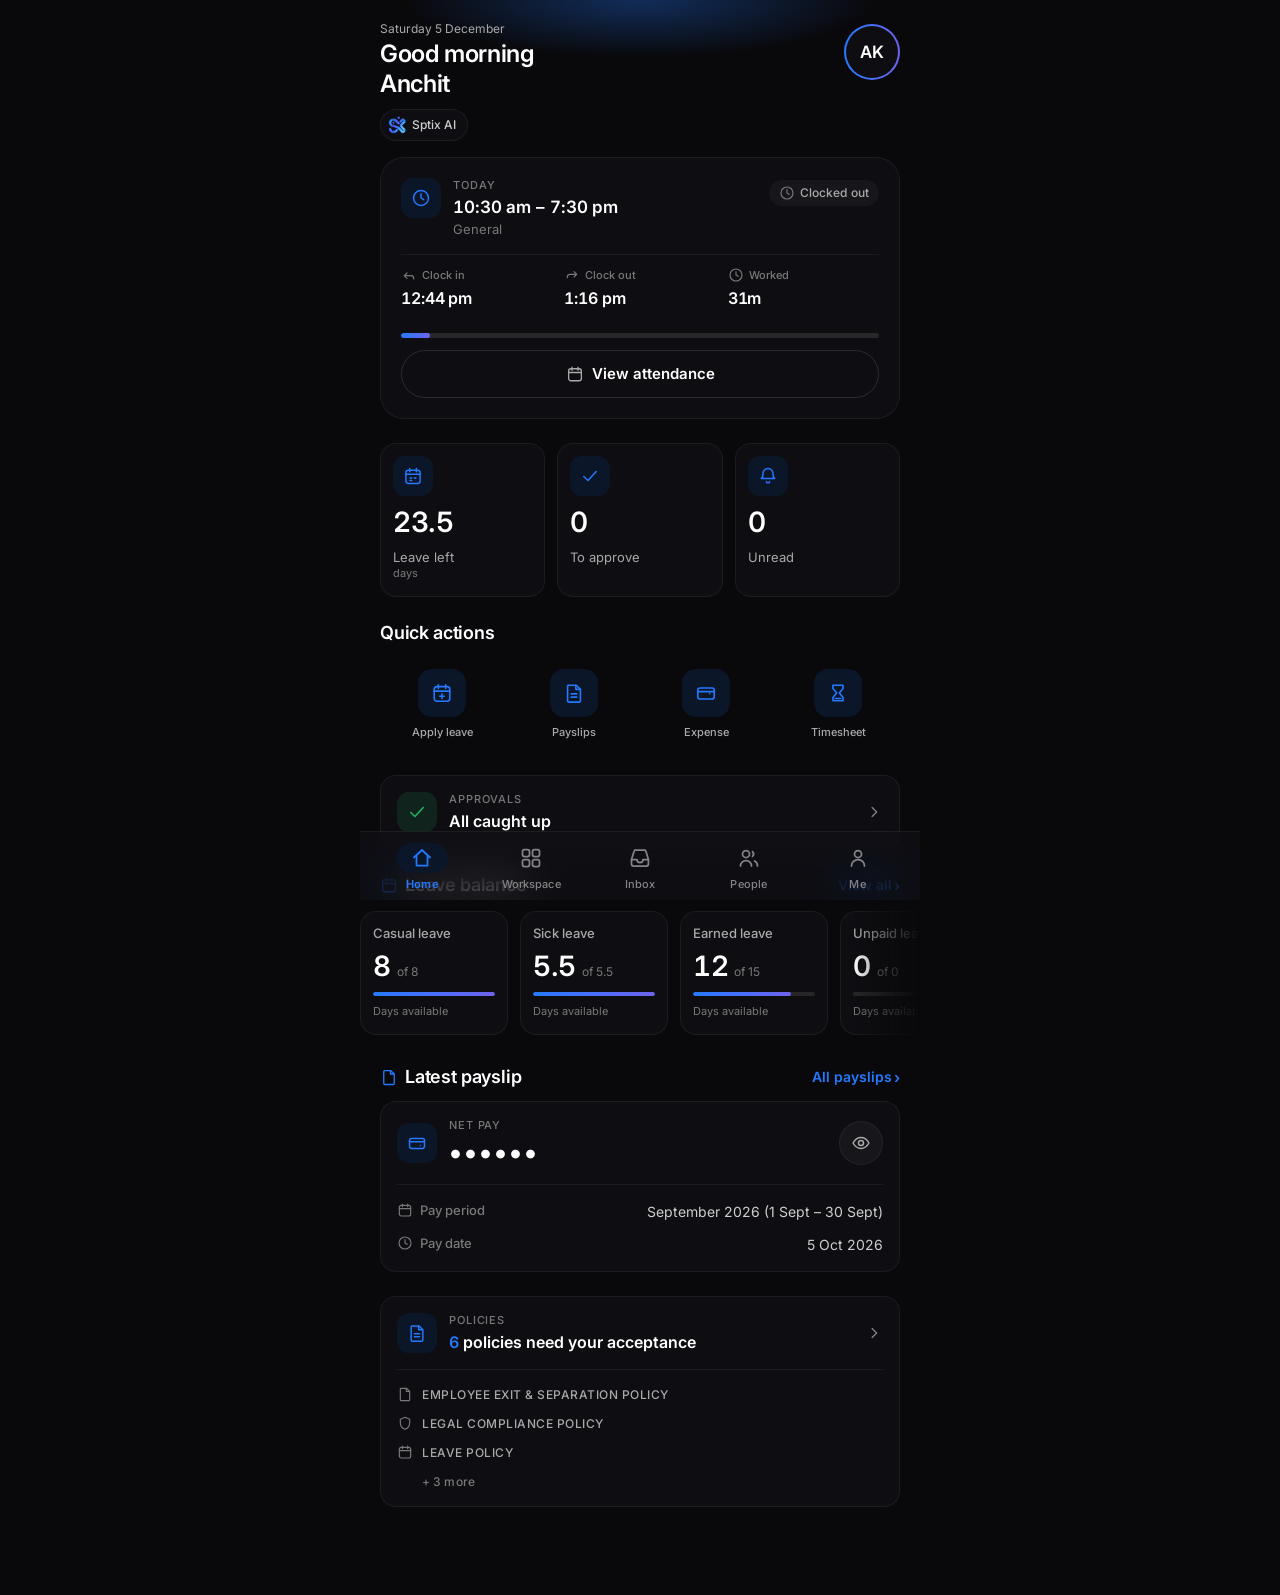
<file: app/index.html>
<!DOCTYPE html>
<html lang="en">
<head>
<meta charset="UTF-8">
<meta name="viewport" content="width=device-width, initial-scale=1.0, viewport-fit=cover">
<meta name="theme-color" content="#09090c">
<title>Sptix HRMS — Home</title>
<link rel="preconnect" href="https://fonts.googleapis.com">
<link rel="preconnect" href="https://fonts.gstatic.com" crossorigin>
<link href="https://fonts.googleapis.com/css2?family=Inter:wght@400;500;600&display=swap" rel="stylesheet">
<link rel="stylesheet" href="/app/app.css">
</head>
<body>
<div class="app">

  <!-- ============ A · Header ============ -->
  <header class="hd">
    <div class="hd-text">
      <p class="hd-date">Monday, 26 October</p>
      <h1 class="hd-greet">Good afternoon,<br>Anchit</h1>
      <div class="hd-org">
        <img class="hd-org-logo" src="/assets/e2820c45-f0a8-4c3d-a6be-82df5c2e128e.png" alt="Sptix">
        <span class="hd-org-name">Sptix AI</span>
      </div>
    </div>
    <button class="avatar" aria-label="Profile">AK</button>
  </header>

  <main class="page">

    <!-- ============ B · Attendance ============ -->
    <section class="card att" aria-label="Today's attendance">
      <div class="att-top">
        <span class="icotile icotile--blue">
          <svg class="ic" viewBox="0 0 24 24"><circle cx="12" cy="12" r="9"/><path d="M12 7v5l3.2 2"/></svg>
        </span>
        <div class="att-when">
          <p class="eyebrow">Today</p>
          <p class="att-shift">10:30 am – 7:30 pm</p>
          <p class="att-shift-sub">General</p>
        </div>
        <span class="badge badge--muted">
          <svg class="ic ic--xs" viewBox="0 0 24 24"><circle cx="12" cy="12" r="9"/><path d="M12 7v5l3.2 2"/></svg>
          Clocked out
        </span>
      </div>

      <div class="att-stats">
        <div class="att-stat">
          <p class="att-stat-label">
            <svg class="ic ic--xs" viewBox="0 0 24 24"><path d="M9 17l-4-4 4-4"/><path d="M5 13h10a4 4 0 0 1 4 4v1"/></svg>
            Clock in
          </p>
          <p class="att-stat-val">12:44 pm</p>
        </div>
        <div class="att-stat">
          <p class="att-stat-label">
            <svg class="ic ic--xs" viewBox="0 0 24 24"><path d="M15 7l4 4-4 4"/><path d="M19 11H9a4 4 0 0 0-4 4v1"/></svg>
            Clock out
          </p>
          <p class="att-stat-val">1:16 pm</p>
        </div>
        <div class="att-stat">
          <p class="att-stat-label">
            <svg class="ic ic--xs" viewBox="0 0 24 24"><circle cx="12" cy="12" r="9"/><path d="M12 7v5l3.2 2"/></svg>
            Worked
          </p>
          <p class="att-stat-val">31m</p>
        </div>
      </div>

      <div class="progress" role="progressbar" aria-valuenow="6" aria-valuemin="0" aria-valuemax="100" aria-label="Shift progress">
        <div class="progress-fill" style="width:6%"></div>
      </div>

      <a class="rowlink" href="#" data-action="attendance">
        <svg class="ic" viewBox="0 0 24 24"><rect x="3.5" y="5" width="17" height="16" rx="3"/><path d="M8 3v4M16 3v4M3.5 10h17"/></svg>
        View attendance
      </a>
    </section>

    <!-- ============ C · Metrics ============ -->
    <section class="metrics" aria-label="Overview">
      <a class="card metric" href="#" data-action="leave">
        <span class="icotile icotile--blue">
          <svg class="ic" viewBox="0 0 24 24"><rect x="3.5" y="5" width="17" height="16" rx="3"/><path d="M8 3v4M16 3v4M3.5 10h17M8.5 14.5h2M13.5 14.5h2M8.5 17.5h2"/></svg>
        </span>
        <span class="metric-val">23.5</span>
        <span class="metric-label">Leave left<em>days</em></span>
      </a>
      <a class="card metric" href="#" data-action="approvals">
        <span class="icotile icotile--blue">
          <svg class="ic" viewBox="0 0 24 24"><path d="M4.5 12.5l5 5 10-11"/></svg>
        </span>
        <span class="metric-val">0</span>
        <span class="metric-label">To approve</span>
      </a>
      <a class="card metric" href="#" data-action="inbox">
        <span class="icotile icotile--blue">
          <svg class="ic" viewBox="0 0 24 24"><path d="M18 9a6 6 0 1 0-12 0c0 5-2 6-2 6h16s-2-1-2-6"/><path d="M10 19a2.2 2.2 0 0 0 4 0"/></svg>
        </span>
        <span class="metric-val">0</span>
        <span class="metric-label">Unread</span>
      </a>
    </section>

    <!-- ============ D · Quick actions ============ -->
    <section aria-label="Quick actions">
      <p class="sec-title">Quick actions</p>
      <div class="qa">
        <button class="qa-item" data-action="apply-leave">
          <span class="icotile icotile--lg icotile--blue">
            <svg class="ic" viewBox="0 0 24 24"><rect x="3.5" y="5" width="17" height="16" rx="3"/><path d="M8 3v4M16 3v4M3.5 10h17M12 13v5M9.5 15.5h5"/></svg>
          </span>
          <span class="qa-label">Apply leave</span>
        </button>
        <button class="qa-item" data-action="payslips">
          <span class="icotile icotile--lg icotile--blue">
            <svg class="ic" viewBox="0 0 24 24"><path d="M7 3.5h7.5L19 8v12.5a1.5 1.5 0 0 1-1.5 1.5h-11A1.5 1.5 0 0 1 5 20.5v-16A1.5 1.5 0 0 1 6.5 3.5z"/><path d="M14 3.5V8h4.5M9 13h6M9 16.5h6"/></svg>
          </span>
          <span class="qa-label">Payslips</span>
        </button>
        <button class="qa-item" data-action="expense">
          <span class="icotile icotile--lg icotile--blue">
            <svg class="ic" viewBox="0 0 24 24"><rect x="3" y="6.5" width="18" height="12" rx="2.5"/><path d="M16 12.5h.01M3 10.5h18"/></svg>
          </span>
          <span class="qa-label">Expense</span>
        </button>
        <button class="qa-item" data-action="timesheet">
          <span class="icotile icotile--lg icotile--blue">
            <svg class="ic" viewBox="0 0 24 24"><path d="M6.5 3.5h11v3.5l-4 5 4 5v3.5h-11V17l4-5-4-5z"/><path d="M9 18h6"/></svg>
          </span>
          <span class="qa-label">Timesheet</span>
        </button>
      </div>
    </section>

    <!-- ============ E · Approvals ============ -->
    <a class="card appr" href="#" data-action="approvals">
      <span class="icotile icotile--green">
        <svg class="ic" viewBox="0 0 24 24"><path d="M4.5 12.5l5 5 10-11"/></svg>
      </span>
      <span class="appr-text">
        <span class="eyebrow">Approvals</span>
        <span class="appr-status">All caught up</span>
      </span>
      <svg class="ic ic--chev" viewBox="0 0 24 24"><path d="M9.5 6l6 6-6 6"/></svg>
    </a>

    <!-- ============ F · Leave balance ============ -->
    <section aria-label="Leave balance">
      <div class="sec-head">
        <p class="sec-title sec-title--icon">
          <svg class="ic ic--sm" viewBox="0 0 24 24"><rect x="3.5" y="5" width="17" height="16" rx="3"/><path d="M8 3v4M16 3v4M3.5 10h17"/></svg>
          Leave balance
        </p>
        <a class="sec-link" href="#" data-action="leave-all">View all</a>
      </div>
      <div class="leave-track">
        <div class="card leave">
          <p class="leave-name">Casual leave</p>
          <p class="leave-num"><strong>8</strong><span class="leave-of">of 8</span></p>
          <div class="progress progress--thin"><div class="progress-fill" style="width:100%"></div></div>
          <p class="leave-sub">Days available</p>
        </div>
        <div class="card leave">
          <p class="leave-name">Sick leave</p>
          <p class="leave-num"><strong>5.5</strong><span class="leave-of">of 5.5</span></p>
          <div class="progress progress--thin"><div class="progress-fill" style="width:100%"></div></div>
          <p class="leave-sub">Days available</p>
        </div>
        <div class="card leave">
          <p class="leave-name">Earned leave</p>
          <p class="leave-num"><strong>12</strong><span class="leave-of">of 15</span></p>
          <div class="progress progress--thin"><div class="progress-fill" style="width:80%"></div></div>
          <p class="leave-sub">Days available</p>
        </div>
        <div class="card leave">
          <p class="leave-name">Unpaid leave</p>
          <p class="leave-num"><strong>0</strong><span class="leave-of">of 0</span></p>
          <div class="progress progress--thin"><div class="progress-fill" style="width:0%"></div></div>
          <p class="leave-sub">Days available</p>
        </div>
      </div>
    </section>

    <!-- ============ G · Latest payslip ============ -->
    <section aria-label="Latest payslip">
      <div class="sec-head">
        <p class="sec-title sec-title--icon">
          <svg class="ic ic--sm" viewBox="0 0 24 24"><path d="M7 3.5h7.5L19 8v12.5a1.5 1.5 0 0 1-1.5 1.5h-11A1.5 1.5 0 0 1 5 20.5v-16A1.5 1.5 0 0 1 6.5 3.5z"/><path d="M14 3.5V8h4.5"/></svg>
          Latest payslip
        </p>
        <a class="sec-link" href="#" data-action="payslips">All payslips</a>
      </div>
      <div class="card payslip">
        <div class="pay-net">
          <span class="icotile icotile--blue">
            <svg class="ic" viewBox="0 0 24 24"><rect x="3" y="6.5" width="18" height="12" rx="2.5"/><path d="M3 10.5h18M16 15h.01"/></svg>
          </span>
          <span class="pay-net-text">
            <span class="eyebrow">Net pay</span>
            <span class="pay-amt" id="payAmt" data-masked="••••••" data-value="₹ XX,XXX">••••••</span>
          </span>
          <button class="eye" id="payEye" aria-label="Show net pay" aria-pressed="false">
            <svg class="ic ic--eye" viewBox="0 0 24 24"><path d="M2.5 12S6 5.5 12 5.5 21.5 12 21.5 12 18 18.5 12 18.5 2.5 12 2.5 12z"/><circle cx="12" cy="12" r="3"/></svg>
            <svg class="ic ic--eyeoff" viewBox="0 0 24 24" style="display:none"><path d="M4 4l16 16M9.9 5.9A9.6 9.6 0 0 1 12 5.5c6 0 9.5 6.5 9.5 6.5a16.6 16.6 0 0 1-3.2 3.9M6.1 7.7A16 16 0 0 0 2.5 12S6 18.5 12 18.5c1 0 2-.2 2.8-.5"/><path d="M9.9 9.9a3 3 0 0 0 4.2 4.2"/></svg>
          </button>
        </div>
        <div class="pay-rows">
          <div class="pay-row">
            <span class="pay-row-label">
              <svg class="ic ic--xs" viewBox="0 0 24 24"><rect x="3.5" y="5" width="17" height="16" rx="3"/><path d="M8 3v4M16 3v4M3.5 10h17"/></svg>
              Pay period
            </span>
            <span class="pay-row-val">September 2026 (1 Sept – 30 Sept)</span>
          </div>
          <div class="pay-row">
            <span class="pay-row-label">
              <svg class="ic ic--xs" viewBox="0 0 24 24"><circle cx="12" cy="12" r="9"/><path d="M12 7v5l3.2 2"/></svg>
              Pay date
            </span>
            <span class="pay-row-val">5 Oct 2026</span>
          </div>
        </div>
      </div>
    </section>

    <!-- ============ H · Policies ============ -->
    <a class="card pol" href="#" data-action="policies">
      <div class="pol-head">
        <span class="icotile icotile--blue">
          <svg class="ic" viewBox="0 0 24 24"><path d="M7 3.5h7.5L19 8v12.5a1.5 1.5 0 0 1-1.5 1.5h-11A1.5 1.5 0 0 1 5 20.5v-16A1.5 1.5 0 0 1 6.5 3.5z"/><path d="M14 3.5V8h4.5M9 13h6M9 16.5h6"/></svg>
        </span>
        <div class="pol-head-text">
          <p class="eyebrow">Policies</p>
          <p class="pol-count"><strong>6</strong> policies need your acceptance</p>
        </div>
        <svg class="ic ic--chev" viewBox="0 0 24 24"><path d="M9.5 6l6 6-6 6"/></svg>
      </div>
      <ul class="pol-list">
        <li class="pol-item">
          <svg class="ic ic--xs" viewBox="0 0 24 24"><path d="M7 3.5h7.5L19 8v12.5a1.5 1.5 0 0 1-1.5 1.5h-11A1.5 1.5 0 0 1 5 20.5v-16A1.5 1.5 0 0 1 6.5 3.5z"/><path d="M14 3.5V8h4.5"/></svg>
          <span>Employee exit &amp; separation policy</span>
        </li>
        <li class="pol-item">
          <svg class="ic ic--xs" viewBox="0 0 24 24"><path d="M12 3.5l7 2.8v5.2c0 4.4-3 8.4-7 9.9-4-1.5-7-5.5-7-9.9V6.3z"/></svg>
          <span>Legal compliance policy</span>
        </li>
        <li class="pol-item">
          <svg class="ic ic--xs" viewBox="0 0 24 24"><rect x="3.5" y="5" width="17" height="16" rx="3"/><path d="M8 3v4M16 3v4M3.5 10h17"/></svg>
          <span>Leave policy</span>
        </li>
        <li class="pol-item pol-item--more"><span>+ 3 more</span></li>
      </ul>
    </a>

  </main>

  <!-- ============ I · Bottom navigation ============ -->
  <nav class="tabbar" aria-label="Primary">
    <button class="tab is-active" data-tab="home" aria-current="page">
      <span class="tab-pill"><svg class="ic" viewBox="0 0 24 24"><path d="M4 11.5L12 4l8 7.5"/><path d="M6.5 10v9.5h11V10"/></svg></span>
      <span>Home</span>
    </button>
    <button class="tab" data-tab="workspace">
      <span class="tab-pill"><svg class="ic" viewBox="0 0 24 24"><rect x="3.5" y="3.5" width="7" height="7" rx="2"/><rect x="13.5" y="3.5" width="7" height="7" rx="2"/><rect x="3.5" y="13.5" width="7" height="7" rx="2"/><rect x="13.5" y="13.5" width="7" height="7" rx="2"/></svg></span>
      <span>Workspace</span>
    </button>
    <button class="tab" data-tab="inbox">
      <span class="tab-pill"><svg class="ic" viewBox="0 0 24 24"><path d="M3.5 13.5L6 5.5A2 2 0 0 1 8 4h8a2 2 0 0 1 2 1.6l2.4 7.9V18a2 2 0 0 1-2 2H5.5a2 2 0 0 1-2-2z"/><path d="M3.5 13.5H9a3 3 0 0 0 6 0h5.4"/></svg></span>
      <span>Inbox</span>
    </button>
    <button class="tab" data-tab="people">
      <span class="tab-pill"><svg class="ic" viewBox="0 0 24 24"><circle cx="9" cy="8" r="3.5"/><path d="M3.5 20a5.5 5.5 0 0 1 11 0"/><path d="M15.5 5.6a3.5 3.5 0 0 1 0 4.8M17.6 14.9a5.5 5.5 0 0 1 2.9 5.1"/></svg></span>
      <span>People</span>
    </button>
    <button class="tab" data-tab="me">
      <span class="tab-pill"><svg class="ic" viewBox="0 0 24 24"><circle cx="12" cy="8" r="3.5"/><path d="M5.5 20a6.5 6.5 0 0 1 13 0"/></svg></span>
      <span>Me</span>
    </button>
  </nav>

</div>
<script src="/app/app.js"></script>
</body>
</html>
</file>
<file: app/app.css>
/* ================================================================
   Sptix HRMS — mobile homepage
   Tokens from "Sptix Mobile Style Guide" v1.0 (official)
   Dark primary theme · Inter 400/500/600 · Lucide-style 1.75 icons
   ================================================================ */

:root {
  /* --- brand --- */
  --blue:        #2479ff;                    /* brand.primary */
  --blue-70:     #1c57b6;                    /* primary.70 (fills only) */
  --blue-30:     #112b55;                    /* primary.30 active border */
  --blue-12:     #0c1629;                    /* primary.12 tinted container */
  --blue-6:      #0b101b;                    /* primary.6 faint highlight */
  --indigo:      #6e63ed;                    /* brand.secondary */
  --link:        #2479ff;                    /* text.link */
  --link-tint:   #5b9aff;                    /* text.link.onTint */
  --action:      #1d6cf0;                    /* action.fill */
  --action-press:#1558d6;                    /* action.pressed */
  --grad-brand:  linear-gradient(90deg,#2479ff,#6e63ed);
  --grad-action: linear-gradient(90deg,#1d6cf0,#5b50e0);

  /* --- surfaces (dark · primary) --- */
  --canvas:      #09090c;                    /* surface.canvas */
  --section-bg:  #0e0e11;                    /* surface.section / input */
  --card:        #0e0e12;                    /* surface.card — solid, no glass */
  --elevated:    #131316;                    /* surface.elevated (white 4%) */
  --hover:       #131316;                    /* surface.hover */
  --pressed:     #18181b;                    /* surface.pressed (white 6%) */
  --selected:    #151f32;                    /* surface.selected (blue 12%) */
  --chip-bg:     rgba(255,255,255,.04);      /* chip.bg */

  /* --- borders --- */
  --border:      rgba(255,255,255,.06);      /* border.default 1px */
  --border-strong: rgba(255,255,255,.12);    /* border.strong */
  --border-active: rgba(36,121,255,.30);     /* border.active */
  --border-control: rgba(255,255,255,.45);   /* border.control */

  /* --- text --- */
  --t1: #ffffff;                             /* text.primary */
  --t2: #cecece;                             /* text.secondary 80% */
  --t3: #a9a9aa;                             /* text.tertiary 65% */
  --t4: #787879;                             /* text.muted 45% */
  --t5: #848486;                             /* text.placeholder 50% */

  /* --- status --- */
  --success:     #22b864;
  --success-text:#59ca8b;
  --success-bg:  rgba(34,184,100,.12);
  --warning:     #f5a524;
  --error:       #e54848;
  --pending:     #6e63ed;

  /* --- progress --- */
  --track:       rgba(255,255,255,.10);      /* progress.track */

  /* --- type --- */
  --font: 'Inter', -apple-system, 'Segoe UI', sans-serif;

  /* --- radii (board 06) --- */
  --r-input:  12px;      /* radius.input */
  --r-metric: 16px;      /* radius.metric */
  --r-card:   16px;      /* radius.card */
  --r-feature:24px;      /* radius.feature — attendance & large cards */
  --r-icon-lg:12px;      /* 40dp icon containers */
  --r-icon-sm:8px;       /* 32dp icon containers */
  --r-pill:   999px;     /* radius.chip / button / nav */

  /* --- spacing (4pt scale + 20/40) --- */
  --s4:4px; --s8:8px; --s12:12px; --s16:16px; --s20:20px;
  --s24:24px; --s32:32px; --s40:40px; --s48:48px; --s64:64px;

  --gutter: 16px;                            /* compact/regular phone */
  --tabbar-h: 64px;                          /* spacing.64 max */
}
@media (min-width: 390px) { :root { --gutter: 20px; } }   /* large phone */

* { margin: 0; padding: 0; box-sizing: border-box; }
html { -webkit-text-size-adjust: 100%; }

body {
  font-family: var(--font);
  background: var(--canvas);
  color: var(--t1);
  font-size: 14px;                            /* body.regular 14/21 */
  line-height: 1.5;
  -webkit-font-smoothing: antialiased;
}

.app {
  max-width: 560px;                           /* single column ≤ 560dp */
  margin: 0 auto;
  min-height: 100dvh;
  position: relative;
}

/* ============ shared bits ============ */

.ic {
  width: 20px; height: 20px;                  /* icon.button / card / row */
  fill: none; stroke: currentColor;
  stroke-width: 1.75; stroke-linecap: round; stroke-linejoin: round;
  flex-shrink: 0;
}
.ic--xs { width: 16px; height: 16px; }        /* icon.inline / status */

.card {
  background: var(--card);
  border: 1px solid var(--border);
  border-radius: var(--r-card);
}

/* type.label.overline — 500 · 11/14 · +8% caps */
.eyebrow {
  font-size: 11px; font-weight: 500; line-height: 14px;
  letter-spacing: .88px; text-transform: uppercase;
  color: var(--t4);
}

.icotile {
  display: inline-flex; align-items: center; justify-content: center;
  width: 40px; height: 40px;                  /* icon.card 40dp container */
  border-radius: var(--r-icon-lg);
  flex-shrink: 0;
  transition: transform .12s ease, background .12s ease;
}
.icotile--blue  { background: var(--blue-12); color: var(--blue); }
.icotile--green { background: var(--success-bg); color: var(--success); }
.icotile--lg { width: 48px; height: 48px; border-radius: 14px; }
.icotile--lg .ic { width: 22px; height: 22px; }

/* chip / status badge — chip.bg + label.chip 500·12/16 */
.badge {
  display: inline-flex; align-items: center; gap: 5px;
  font-size: 12px; font-weight: 500; line-height: 16px;
  letter-spacing: .12px;
  padding: 5px 10px; border-radius: var(--r-pill);
  white-space: nowrap;
}
.badge--muted { background: var(--chip-bg); color: var(--t3); }
.badge--muted .ic { color: var(--t4); }

.progress {
  height: 5px;
  background: var(--track);
  border-radius: var(--r-pill);
  overflow: hidden;
}
.progress-fill { height: 100%; border-radius: var(--r-pill); background: var(--grad-brand); }
.progress--thin { height: 4px; }

/* type.heading.section — 600 · 18/24 · −1% */
.sec-title {
  font-size: 18px; font-weight: 600; line-height: 24px;
  letter-spacing: -.18px; margin-bottom: var(--s12);
}
.sec-title--icon { display: inline-flex; align-items: center; gap: 7px; margin-bottom: 0; }
.sec-title--icon .ic { color: var(--blue); width: 18px; height: 18px; }

.sec-head { display: flex; align-items: center; justify-content: space-between; margin-bottom: var(--s12); }

/* tertiary text button — button.small 600·14/18 */
.sec-link {
  font-size: 14px; font-weight: 600; line-height: 18px;
  color: var(--link); text-decoration: none;
  display: inline-flex; align-items: center; gap: 2px;
  padding: 10px 2px; margin: -10px -2px;     /* fatten hit area → 44 */
}
.sec-link::after { content: '›'; font-size: 15px; line-height: 1; }
.sec-link:active { color: var(--link-tint); }

.ic--chev { color: var(--t5); width: 18px; height: 18px; }

a, button { -webkit-tap-highlight-color: transparent; font-family: inherit; }
a { color: inherit; }
button { cursor: pointer; }

/* ============ A · header — heading.screen + glow.spotlight ============ */

.hd {
  position: relative;
  display: flex; align-items: flex-start; justify-content: space-between;
  padding: calc(var(--s20) + env(safe-area-inset-top)) var(--gutter) var(--s8);
}
/* glow.spotlight — cone of light from the top edge (one ambient glow) */
.hd::before {
  content: '';
  position: absolute; inset: 0; pointer-events: none;
  background: radial-gradient(ellipse 60% 55% at 50% 0%, rgba(36,121,255,.32), rgba(36,121,255,0) 70%);
}
.hd > * { position: relative; }

.hd-date { font-size: 12px; line-height: 17px; color: var(--t3); font-weight: 400; margin-bottom: 2px; }

/* type.heading.screen — 600 · 24/30 · −1.5% */
.hd-greet {
  font-size: 24px; font-weight: 600; line-height: 30px;
  letter-spacing: -.36px; color: var(--t1);
}

.hd-org {
  display: inline-flex; align-items: center; gap: 6px;
  margin-top: 10px;
  padding: 6px 11px 6px 7px;
  background: var(--card);
  border: 1px solid var(--border);
  border-radius: var(--r-pill);
}
.hd-org-logo { width: 18px; height: 18px; object-fit: cover; object-position: left center; border-radius: 4px; }
.hd-org-name { font-size: 12px; line-height: 16px; font-weight: 500; color: var(--t2); }

/* avatar 56 with brand ring */
.avatar {
  width: 56px; height: 56px; border-radius: var(--r-pill);
  border: 2px solid transparent;
  background:
    linear-gradient(var(--card), var(--card)) padding-box,
    var(--grad-brand) border-box;
  color: var(--t1); font-size: 17px; font-weight: 600; letter-spacing: .3px;
  flex-shrink: 0; margin-top: 4px;
}
.avatar:active { transform: scale(.97); }

/* ============ layout ============ */

.page {
  padding: var(--s8) var(--gutter) calc(var(--tabbar-h) + var(--s24) + env(safe-area-inset-bottom));
  display: flex; flex-direction: column; gap: var(--s24);
}

/* ============ B · attendance — feature card r24 ============ */

.att { padding: var(--s20); border-radius: var(--r-feature); }

.att-top { display: flex; align-items: flex-start; gap: var(--s12); }
.att-when { flex: 1; min-width: 0; }
.att-shift { font-size: 17px; font-weight: 600; line-height: 24px; letter-spacing: -.1px; margin-top: 3px; font-variant-numeric: tabular-nums; white-space: nowrap; }
.att-shift-sub { font-size: 13px; line-height: 18px; color: var(--t4); margin-top: 1px; }
.att-top .badge { margin-top: 2px; }

.att-stats {
  display: grid; grid-template-columns: repeat(3, 1fr);
  gap: var(--s12);
  margin: var(--s16) 0 var(--s12);
  padding: var(--s12) 0;
  border-top: 1px solid var(--border);
}
.att-stat { min-width: 0; }
.att-stat-label {
  display: flex; align-items: center; gap: 5px;
  font-size: 11px; line-height: 14px; color: var(--t4); font-weight: 500;
  white-space: nowrap;
}
/* number.inline — 600 · 16/22 · tnum */
.att-stat-val {
  font-size: 16px; font-weight: 600; line-height: 22px;
  margin-top: 4px; letter-spacing: -.1px;
  font-variant-numeric: tabular-nums;
}

/* secondary button — 48dp, border.strong */
.rowlink {
  display: flex; align-items: center; justify-content: center; gap: 8px;
  margin-top: var(--s12);
  min-height: 48px;
  padding: 12px;
  background: transparent;
  border: 1px solid var(--border-strong);
  border-radius: var(--r-pill);
  font-size: 15px; font-weight: 600; line-height: 20px;   /* button.default */
  color: var(--t1);
  text-decoration: none;
}
.rowlink .ic { width: 18px; height: 18px; color: var(--t3); }
.rowlink:active { background: var(--pressed); }

/* ============ C · metrics — r16 ============ */

.metrics { display: grid; grid-template-columns: repeat(3, 1fr); gap: var(--s12); }
.metric {
  display: flex; flex-direction: column; gap: 10px;
  padding: var(--s12) var(--s12) var(--s16);
  border-radius: var(--r-metric);
  text-decoration: none;
}
.metric:active { background: var(--pressed); }
/* number.metric — 600 · 28/32 · −1% · tnum */
.metric-val {
  font-size: 28px; font-weight: 600; line-height: 32px;
  letter-spacing: -.28px;
  font-variant-numeric: tabular-nums;
}
/* body.small — 400 · 13/18 */
.metric-label { font-size: 13px; line-height: 18px; color: var(--t3); font-weight: 400; }
.metric-label em { display: block; font-style: normal; color: var(--t4); font-size: 11px; line-height: 14px; }

/* ============ D · quick actions ============ */

.qa { display: grid; grid-template-columns: repeat(4, 1fr); gap: var(--s8); }
.qa-item {
  display: flex; flex-direction: column; align-items: center; gap: 8px;
  padding: var(--s12) 4px;
  background: none; border: 0;
  border-radius: var(--r-metric);
}
.qa-item:active { background: var(--pressed); }
.qa-item:active .icotile { transform: scale(.94); }
.qa-label { font-size: 11px; line-height: 14px; font-weight: 500; color: var(--t3); text-align: center; }

/* ============ E · approvals — title.card ============ */

.appr {
  display: flex; align-items: center; gap: var(--s12);
  padding: var(--s16);
  text-decoration: none;
}
.appr:active { background: var(--pressed); }
.appr-text { flex: 1; min-width: 0; display: flex; flex-direction: column; gap: 4px; }
/* title.card — 600 · 16/22 */
.appr-status { font-size: 16px; font-weight: 600; line-height: 22px; }

/* ============ F · leave balance ============ */

.leave-track {
  display: flex; gap: var(--s12);
  overflow-x: auto;
  scroll-snap-type: x proximity;
  margin: 0 calc(var(--gutter) * -1);
  padding: 2px var(--gutter) 6px;
  scrollbar-width: none;
  -webkit-mask-image: linear-gradient(90deg, #000 0%, #000 88%, transparent 100%);
          mask-image: linear-gradient(90deg, #000 0%, #000 88%, transparent 100%);
}
.leave-track::-webkit-scrollbar { display: none; }

.leave {
  flex: 0 0 148px;
  padding: var(--s12) var(--s12) var(--s16);
  scroll-snap-align: start;
}
.leave-name { font-size: 13px; line-height: 18px; font-weight: 500; color: var(--t3); margin-bottom: 10px; }
.leave-num { display: flex; align-items: baseline; gap: 6px; line-height: 1; }
.leave-num strong {
  font-size: 28px; font-weight: 600; letter-spacing: -.28px;
  font-variant-numeric: tabular-nums;
}
.leave-of { font-size: 12px; color: var(--t4); }
.leave .progress { margin: 12px 0 8px; }
.leave-sub { font-size: 11px; line-height: 14px; color: var(--t4); }

/* ============ G · payslip ============ */

.payslip { padding: var(--s16); }
.pay-net { display: flex; align-items: center; gap: var(--s12); }
.pay-net-text { flex: 1; min-width: 0; display: flex; flex-direction: column; gap: 4px; }
.pay-amt {
  font-size: 28px; font-weight: 600; line-height: 32px;
  letter-spacing: 2px;
  font-variant-numeric: tabular-nums;
}
.pay-amt.is-shown { letter-spacing: -.28px; }

/* icon-only button — 44dp floor */
.eye {
  width: 44px; height: 44px;
  display: inline-flex; align-items: center; justify-content: center;
  background: var(--chip-bg);
  border: 1px solid var(--border);
  border-radius: var(--r-pill);
  color: var(--t3);
}
.eye:active { background: var(--pressed); transform: scale(.94); }
.eye .ic { width: 20px; height: 20px; }

.pay-rows {
  margin-top: var(--s16); padding-top: var(--s16);
  border-top: 1px solid var(--border);
  display: flex; flex-direction: column; gap: var(--s12);
}
.pay-row { display: flex; align-items: flex-start; justify-content: space-between; gap: var(--s16); }
.pay-row-label { display: flex; align-items: center; gap: 7px; font-size: 13px; line-height: 18px; font-weight: 500; color: var(--t4); flex-shrink: 0; }
.pay-row-label .ic { color: var(--t4); }
.pay-row-val { font-size: 14px; line-height: 21px; font-weight: 400; text-align: right; color: var(--t2); }

/* ============ H · policies — title.card + list ============ */

.pol { display: block; padding: var(--s16); text-decoration: none; }
.pol:active { background: var(--pressed); }
.pol-head { display: flex; align-items: center; gap: var(--s12); }
.pol-head-text { flex: 1; min-width: 0; }
.pol-count { font-size: 16px; font-weight: 600; line-height: 22px; margin-top: 4px; }
.pol-count strong { font-weight: 600; color: var(--blue); font-variant-numeric: tabular-nums; }

.pol-list {
  list-style: none;
  margin-top: var(--s16); padding-top: var(--s16);
  border-top: 1px solid var(--border);
  display: flex; flex-direction: column; gap: var(--s12);
}
.pol-item {
  display: flex; align-items: flex-start; gap: 9px;
  font-size: 12px; line-height: 17px; color: var(--t3); font-weight: 500;
  letter-spacing: .5px; text-transform: uppercase;
}
.pol-item .ic { color: var(--t4); margin-top: 0; }
.pol-item span { min-width: 0; overflow-wrap: break-word; }
.pol-item--more { color: var(--t4); padding-left: 25px; text-transform: none; letter-spacing: .12px; }

/* ============ I · bottom nav — effect.glass, 64dp ============ */

.tabbar {
  position: fixed; left: 50%; transform: translateX(-50%);
  bottom: 0; width: 100%; max-width: 560px;
  display: grid; grid-template-columns: repeat(5, 1fr);
  background: rgba(18,19,25,.5);             /* glass: #121319 @ 50% */
  -webkit-backdrop-filter: blur(20px) saturate(1.3);
          backdrop-filter: blur(20px) saturate(1.3);
  border-top: 1px solid var(--border);
  padding: 6px 8px calc(6px + env(safe-area-inset-bottom));
  z-index: 40;
}
.tab {
  display: flex; flex-direction: column; align-items: center; gap: 4px;
  min-height: 52px;
  padding: 5px 0 3px;
  background: none; border: 0;
  color: var(--t5);                          /* nav.item.inactive #848486 */
  font-size: 11px; line-height: 14px; font-weight: 500; letter-spacing: .11px;
  border-radius: var(--r-pill);
}
.tab .ic { width: 24px; height: 24px; }       /* icon.nav 24dp */
.tab:active { color: var(--t3); }

.tab-pill {
  display: inline-flex; align-items: center; justify-content: center;
  padding: 3px 14px;
  border-radius: var(--r-pill);
}

/* active = filled pill + 600 label + brand colour (never colour alone) */
.tab.is-active { color: var(--blue); font-weight: 600; }
.tab.is-active .tab-pill { background: var(--blue-12); }

/* ============ states ============ */

@media (prefers-reduced-motion: no-preference) {
  .card, .qa-item, .tab, .avatar, .eye, .rowlink, .sec-link { transition: transform .12s ease, background .12s ease, color .12s ease; }
}

/* ============ compact phones 320–359 ============ */

@media (max-width: 359px) {
  .hd-greet { font-size: 22px; line-height: 28px; }
  .att-shift { font-size: 15px; }
  .metric-val, .leave-num strong { font-size: 24px; }
  .qa-label { font-size: 11px; }
  .leave { flex-basis: 136px; }
}
</file>
